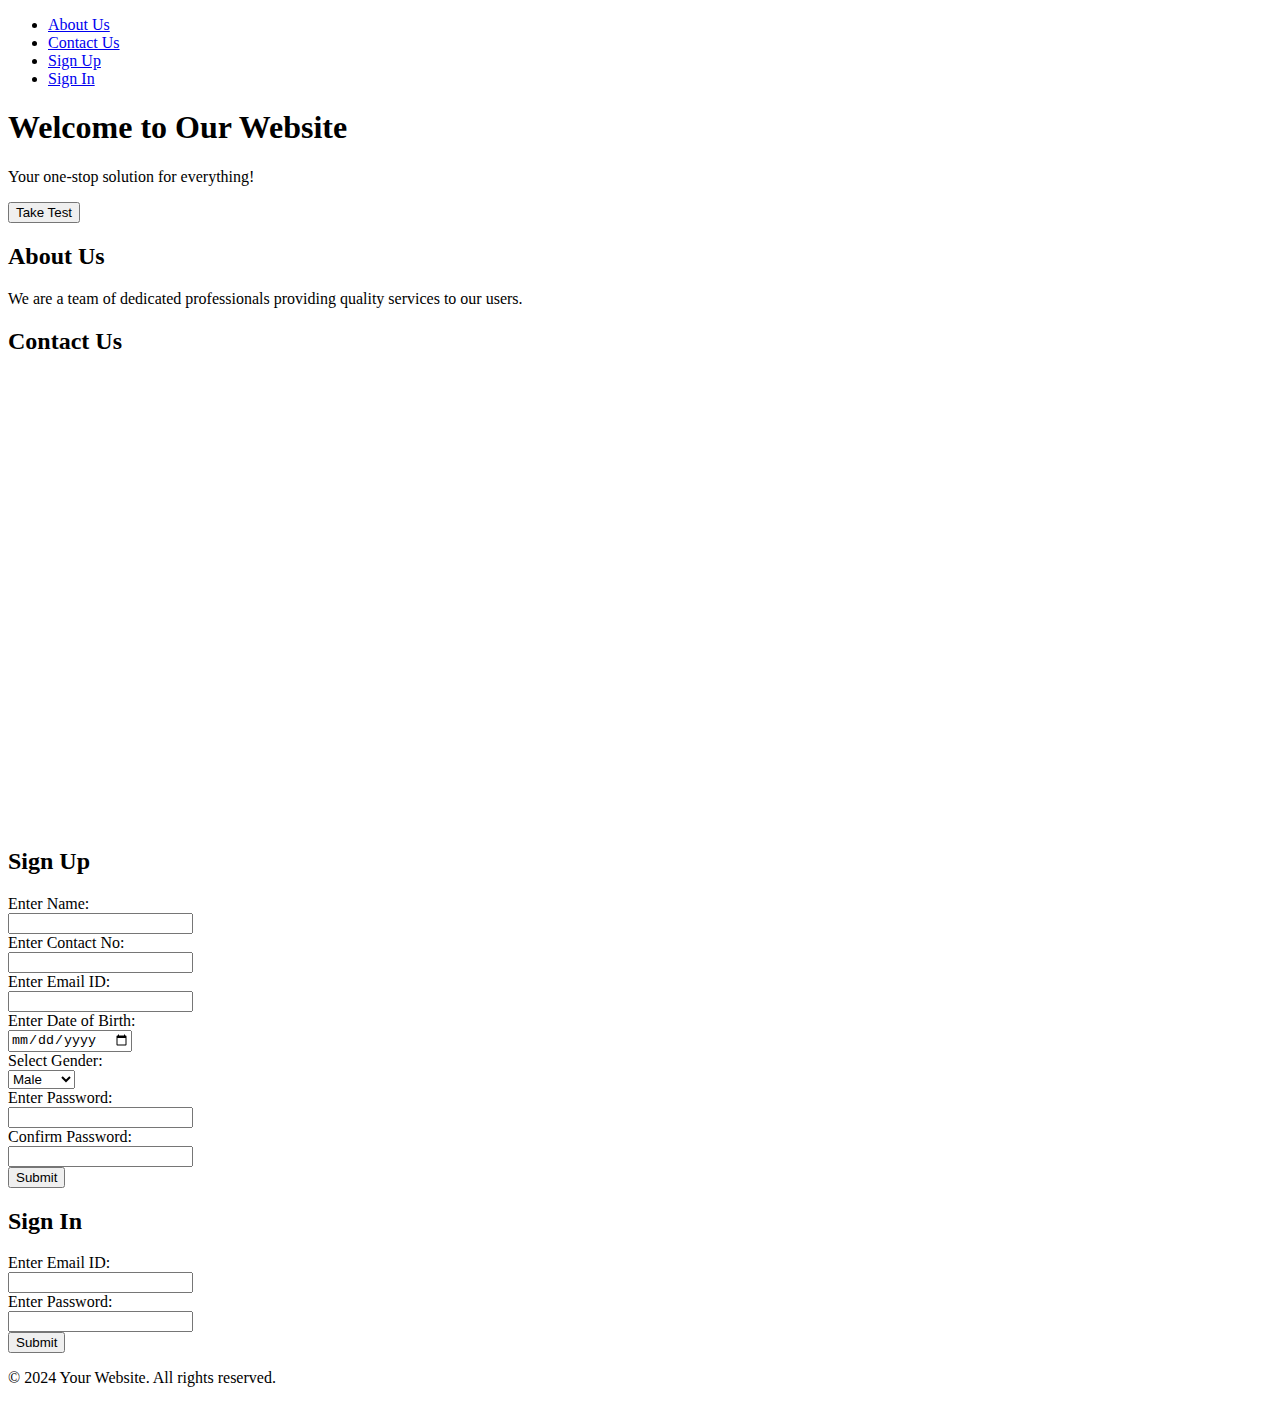
<file: index.html>
<!DOCTYPE html>
<html lang="en">
<head>
    <meta charset="UTF-8">
    <meta name="viewport" content="width=device-width, initial-scale=1.0">
    <title>Webpage with Navigation</title>
    <link rel="stylesheet" href="http://localhost/Mini%20Project%201/style.css"> <!-- Link to external CSS -->
    <script src="script.js" defer></script> <!-- Link to external JS -->
</head>
<body>
    <!-- Navigation Bar -->
    <header>
        <nav class="navbar">
            <ul>
                <li id="homeLink"><a href="#" onclick="showSection('home')">Home</a></li>
                <li><a href="#" onclick="showSection('about')">About Us</a></li>
                <li><a href="#" onclick="showSection('contact')">Contact Us</a></li>
                <li><a href="#" onclick="showSection('signup')">Sign Up</a></li>
                <li><a href="#" onclick="showSection('signin')">Sign In</a></li>
            </ul>
        </nav>
    </header>

    <!-- Sections -->
    <section id="home" class="content">
        <h1>Welcome to Our Website</h1>
        <p>Your one-stop solution for everything!</p>
        <button id="takeTest" onclick="navigateToQuestionnaire()">Take Test</button>
    </section>

    <section id="about" class="content">
        <h2>About Us</h2>
        <p>We are a team of dedicated professionals providing quality services to our users.</p>
    </section>

    <section id="contact" class="content">
        <h2>Contact Us</h2>
        <!-- Google Maps Embed -->
        <iframe src="https://www.google.com/maps/embed?pb=!1m18!1m12!1m3!1d3811.045235590466!2d81.52318207492608!3d16.53301448898657!2m3!1f0!2f0!3f0!3m2!1i1024!2i768!4f13.1!3m3!1m2!1s0x3a370b1a8d5a9cdb%3A0x6a431028e7e01da!2sShri%20Vishnu%20Engineering%20College%20For%20Women!5e0!3m2!1sen!2sin!4v1697282923763!5m2!1sen!2sin " width="600" height="450" style="border:0;" allowfullscreen="" loading="lazy"></iframe>
    </section>

    <section id="signup" class="content">
        <h2>Sign Up</h2>
        <form id="signupForm" action="signup.php" method="POST">
            <label for="name">Enter Name:</label><br>
            <input type="text" id="name" name="name" required><br>
            <label for="contact">Enter Contact No:</label><br>
            <input type="tel" id="contact" name="contact" required><br>
            <label for="email">Enter Email ID:</label><br>
            <input type="email" id="email" name="email" required><br>
            <label for="dob">Enter Date of Birth:</label><br>
            <input type="date" id="dob" name="dob" required><br>
            <label for="gender">Select Gender:</label><br>
            <select id="gender" name="gender" required>
                <option value="male">Male</option>
                <option value="female">Female</option>
                <option value="other">Other</option>
            </select><br>
            <label for="password">Enter Password:</label><br>
            <input type="password" id="password" name="password" required><br>
            <label for="confirm-password">Confirm Password:</label><br>
            <input type="password" id="confirm-password" name="confirm_password" required><br>
            <button type="submit">Submit</button>
        </form>
    </section>

    <section id="signin" class="content">
        <h2>Sign In</h2>
        <form id="signinForm" action="signin.php" method="POST">
            <label for="signin-email">Enter Email ID:</label><br>
            <input type="email" id="signin-email" name="signin_email" required><br>
            <label for="signin-password">Enter Password:</label><br>
            <input type="password" id="signin-password" name="signin_password" required><br>
            <button type="submit">Submit</button>
        </form>
    </section>

    <!-- Footer -->
    <footer>
        <p>&copy; 2024 Your Website. All rights reserved.</p>
    </footer>
</body>
</html>
</file>
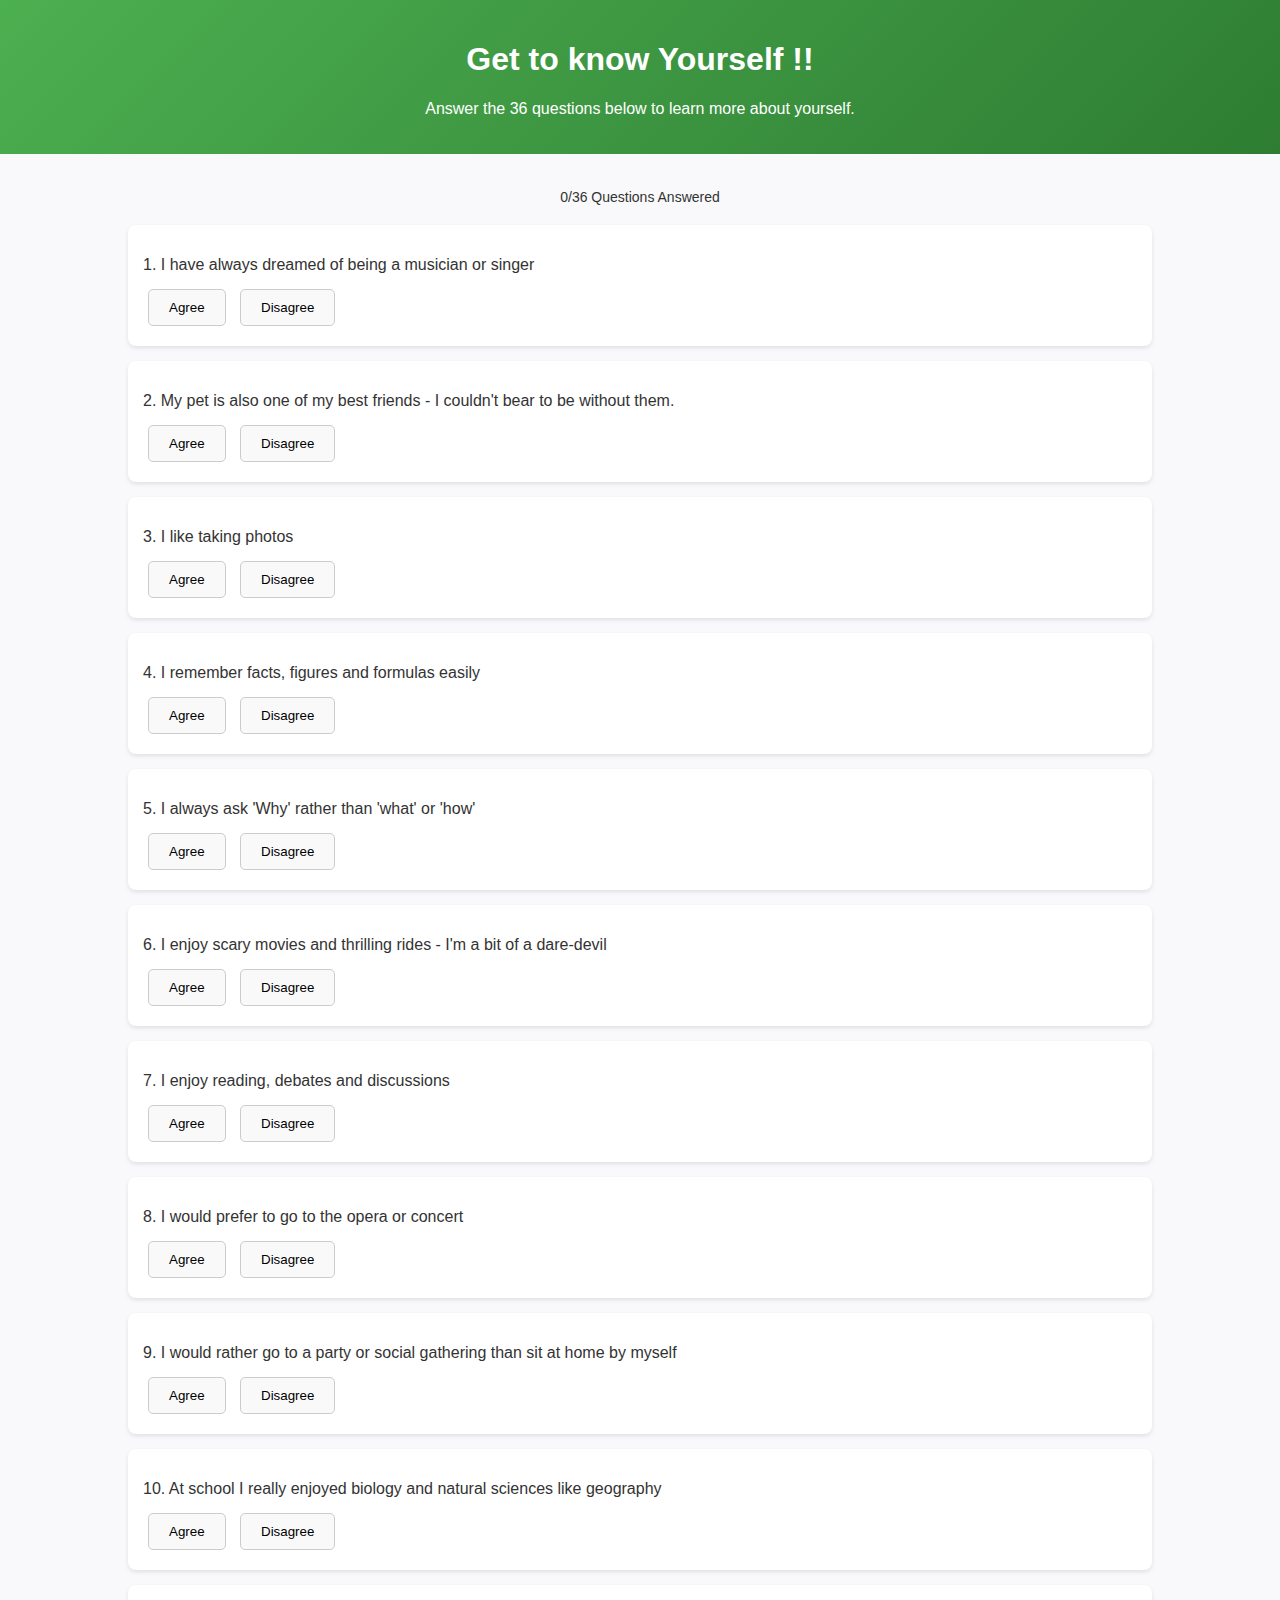
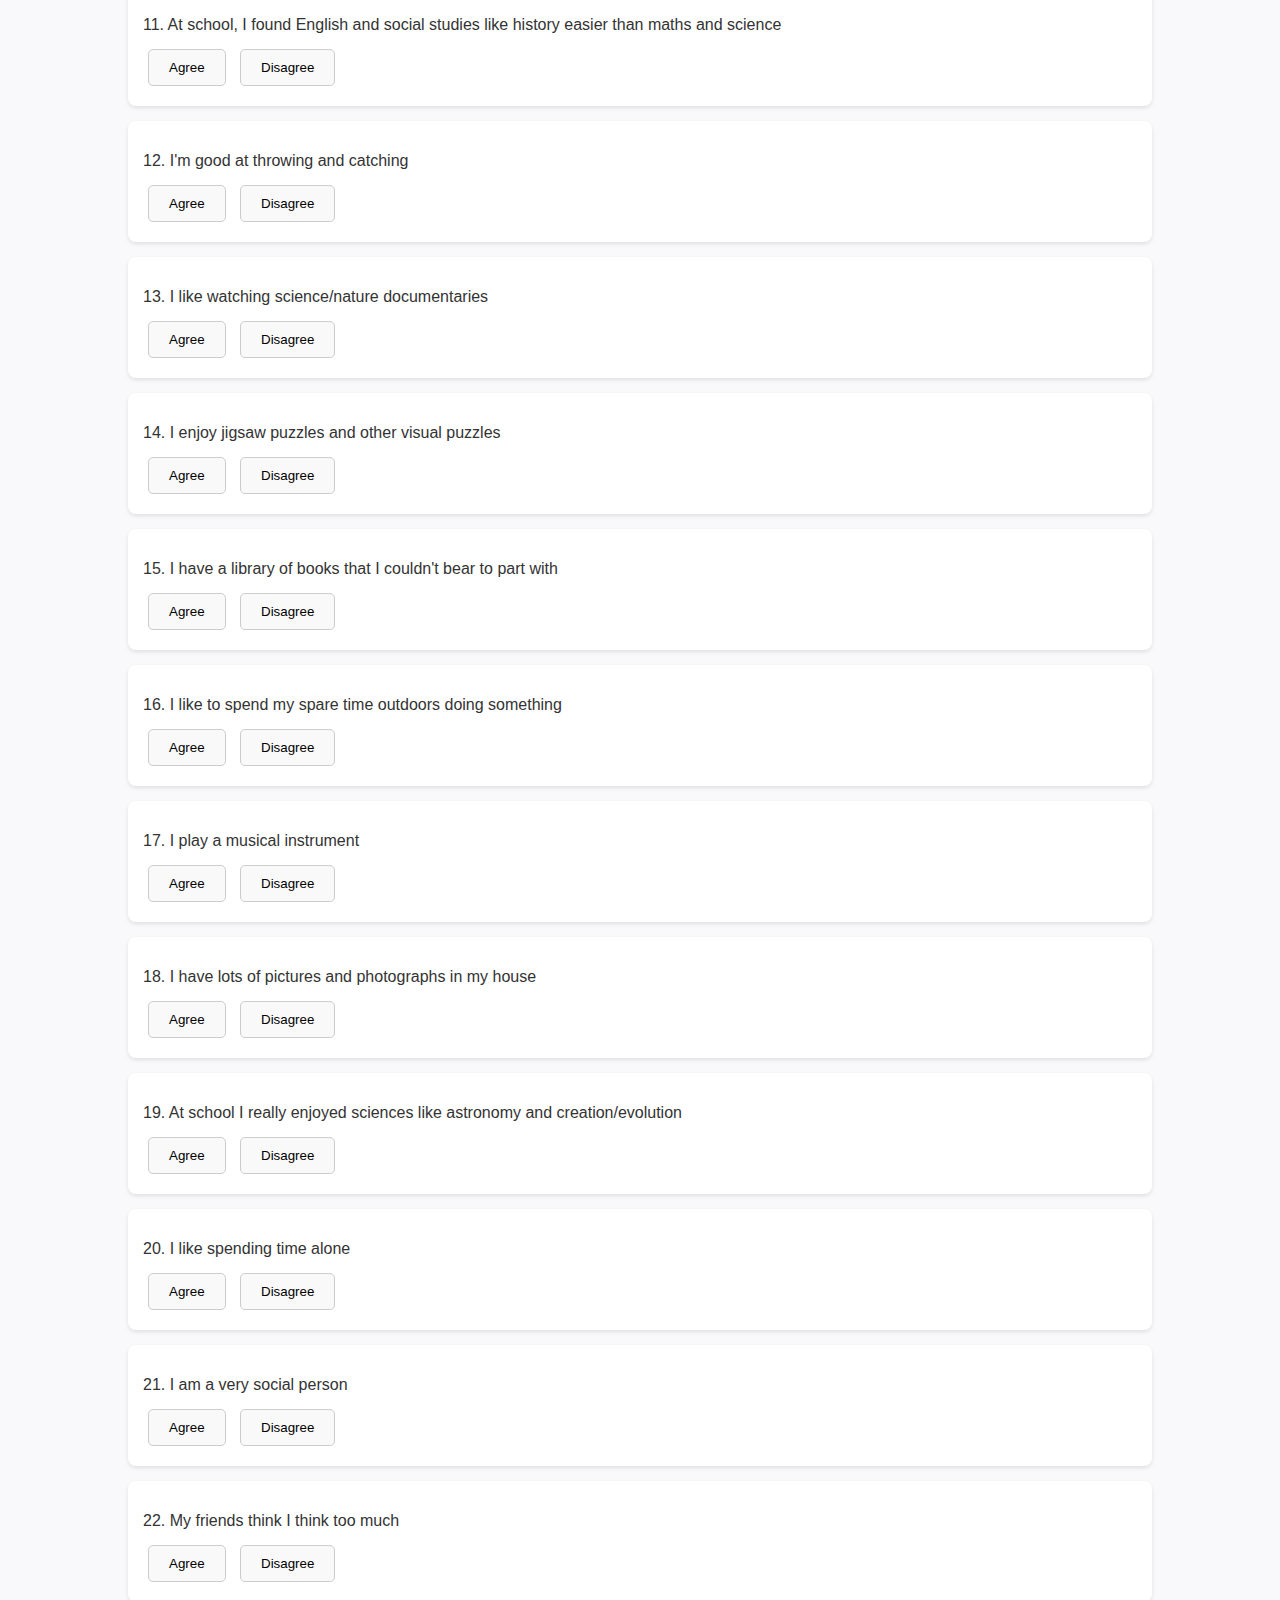
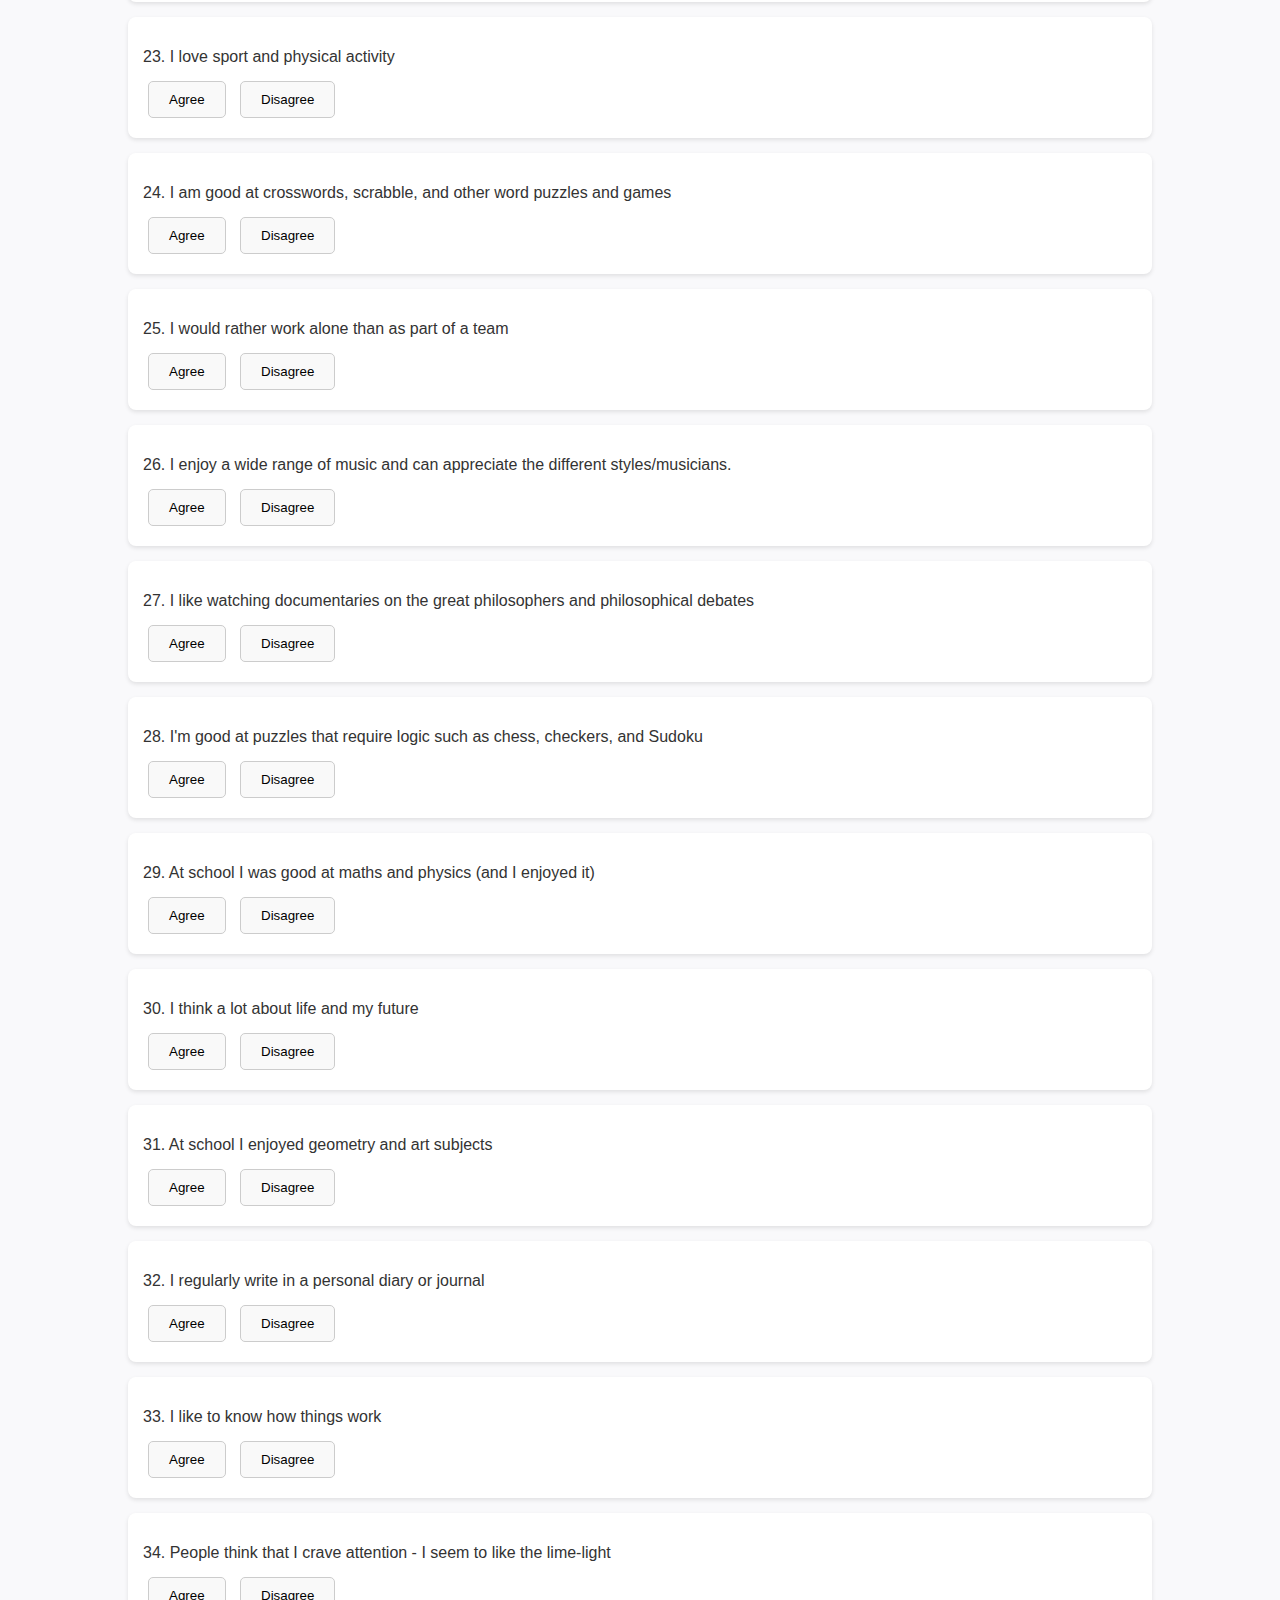
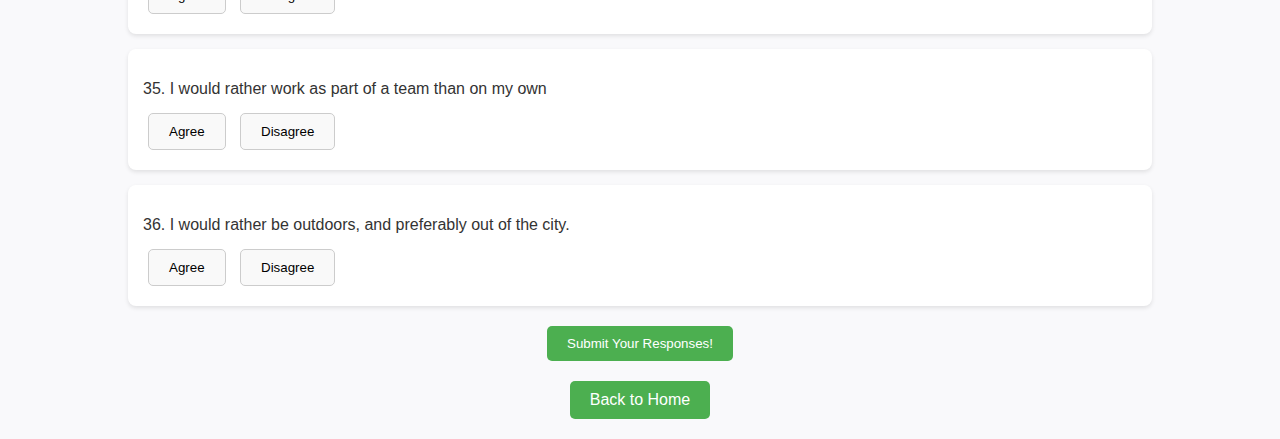
<file: questionniare.html>
<!DOCTYPE html>
<html lang="en">
<head>
    <meta charset="UTF-8">
    <meta name="viewport" content="width=device-width, initial-scale=1.0">
    <title>Interactive Questionnaire</title>
    <link rel="stylesheet" href="questionniare.css">
</head>
<body>
    <header>
        <h1>Get to know Yourself !!</h1>
        <p>Answer the 36 questions below to learn more about yourself.</p>
    </header>
    
    <div class="progress-container">
        <div class="progress-bar"></div>
        <p class="progress-text">0/36 Questions Answered</p>
    </div>
    
    <!-- Start of Form -->
    <form id="questionnaireForm" action="save_responses.php" method="POST">
        <main id="questionnaire"></main>
        
        <footer>
            <button type="submit" id="submit-btn">Submit Your Responses!</button>
        </footer>
    </form>
    <!-- End of Form -->
    
    <div class="back-button-container">
        <a href="index.html" class="back-button">Back to Home</a>
    </div>

    <script src="questionniare.js"></script>
</body>
</html>
</file>
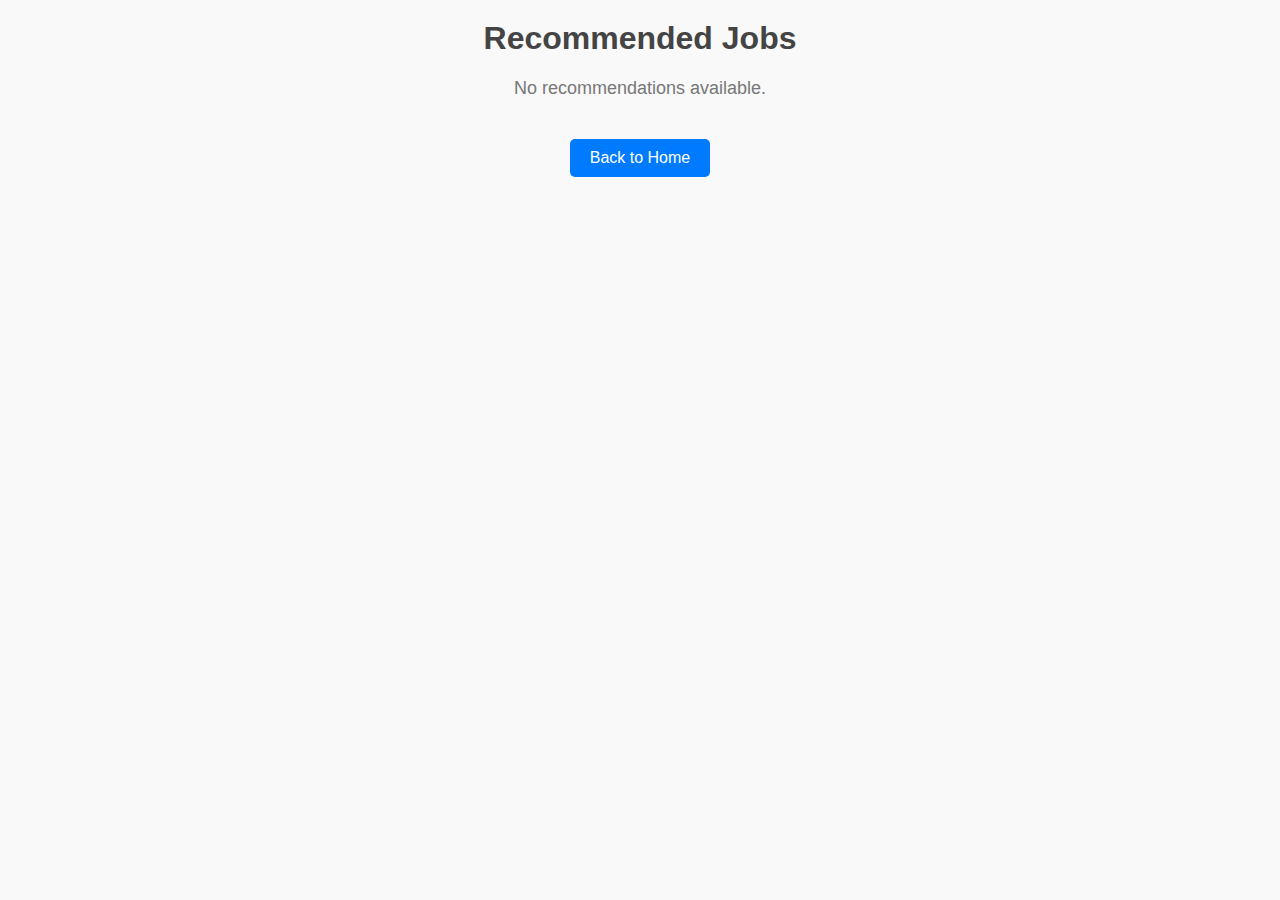
<file: results1.html>
<!DOCTYPE html>
<html lang="en">
<head>
    <meta charset="UTF-8">
    <meta name="viewport" content="width=device-width, initial-scale=1.0">
    <title>Recommended Jobs</title>
    <link rel="stylesheet" href="results1.css"> <!-- Link to external stylesheet -->
</head>
<body>
    <h1>Recommended Jobs</h1>
    <div id="job-container" class="job-container"></div>
    <a href="index.html" class="back-button">Back to Home</a>

    <script>
        // Extract job recommendations from URL
        const urlParams = new URLSearchParams(window.location.search);
        const jobs = urlParams.get('job');

        // Job dataset (name and shared image URL)
        const jobData = {
            "Actor": "https://img.freepik.com/premium-vector/beautiful-professional-actress-acting-set-vector-cartoon_61103-1468.jpg?w=360",
            "Animator": "https://www.moople.in/blog/wp-content/uploads/2024/09/animation-training-23-09-2024.jpg",
            "Architect": "https://www.shutterstock.com/image-vector/vector-illustration-experienced-architect-validates-260nw-272228576.jpg",
            "Author": "https://st2.depositphotos.com/1832477/9967/v/450/depositphotos_99678346-stock-illustration-hipster-man-in-a-jeans.jpg",
            "Composer": "https://png.pngtree.com/png-clipart/20230913/original/pngtree-composer-clipart-character-cartoon-standing-by-a-small-music-stand-filled-png-image_11078908.png",
            "Conductor": "https://www.shutterstock.com/image-vector/orchestra-conductor-wearing-tailcoat-waving-260nw-1689560653.jpg",
            "Corporate Trainer": "https://img.freepik.com/premium-photo/corporate-training-session-cartoon-people-smart-attire-engaged-whiteboard-presentation_1029473-419155.jpg",
            "Counselor": "https://www.shutterstock.com/image-vector/illustration-stickman-kid-boy-student-600nw-1293615868.jpg",
            "Dancer": "https://thumbs.dreamstime.com/b/little-girl-blue-dress-plat-dancing-ballet-classic-dance-class-future-professional-ballerina-dancer-small-happy-kid-86115076.jpg",
            "Data Scientist": "https://img.freepik.com/premium-photo/3d-flat-cartoon-data-scientist-analyzing-big-data-digital-transformation-data-scientist-wor_980716-174028.jpg",
            "Editor": "https://png.pngtree.com/png-vector/20240708/ourmid/pngtree-a-video-editor-editing-on-computer-cartoon-art-png-image_12947454.png",
            "Economist": "https://thumbs.dreamstime.com/b/cheerful-d-character-representing-economist-analyzing-financial-data-surrounded-coins-graphs-illustration-344227793.jpg",
            "Environmental Scientist": "https://thumbs.dreamstime.com/b/environmental-scientist-work-d-colorful-illustration-generative-ai-environmental-scientist-work-d-colorful-299959489.jpg",
            "Event Planner": "https://static.vecteezy.com/system/resources/previews/026/994/668/non_2x/event-management-wedding-planner-professional-organizer-manager-planning-event-conference-or-party-schedule-modern-flat-cartoon-style-illustration-on-white-background-vector.jpg",
            "Financial Analyst": "https://img.freepik.com/premium-photo/financial-analyst-cartoon-character-design_989064-22837.jpg",
            "Graphic Designer": "https://as2.ftcdn.net/jpg/05/79/61/93/1000_F_579619353_rrKr5uIKHZ8U5E5GjLyZxmzkxrlzEQrj.jpg",
            "HR Manager": "https://c8.alamy.com/comp/2BNC574/cute-cartoon-character-hr-manager-and-empty-boss-chair-employment-vacancy-and-hiring-job-vector-concept-illustration-of-manager-hr-headhunting-to-vacant-place-2BNC574.jpg",
            "Industrial Designer": "https://img.freepik.com/free-photo/industrial-designer-digital-art_23-2151585302.jpg",
            "Journalist": "https://img.freepik.com/free-vector/hand-drawn-journalist-day-background-with-journalists-work_23-2149479754.jpg",
            "Lawyer": "https://i.pinimg.com/736x/4e/17/3b/4e173bc5a9337d1dab1a332ec23f3de5.jpg",
            "Life Coach": "https://static.vecteezy.com/system/resources/previews/040/161/445/non_2x/life-coach-illustration-for-consultation-education-motivation-mentoring-perspective-and-self-coaching-in-business-flat-cartoon-background-vector.jpg",
            "Marine Biologist": "https://png.pngtree.com/png-clipart/20230914/original/pngtree-marine-biologist-vector-png-image_11243710.png",
            "Motivational Speaker": "https://thumbs.dreamstime.com/b/motivational-speech-concept-design-business-seminar-speaker-presentation-microphone-meeting-professional-talk-training-63508517.jpg",
            "Music Producer": "https://thumbs.dreamstime.com/b/music-recording-studio-21108145.jpg",
            "Music Teacher": "https://media.istockphoto.com/id/1286091223/vector/music-class-learning-young-students-listen-teacher-man-with-guitar-teaches-children-in.jpg?s=612x612&w=0&k=20&c=BuIkeQsYhTgkvyLF2K2B6dL3objQg7uY0olwDsfzHAs=",
            "Philosopher": "https://img.freepik.com/premium-vector/free-vector-professor-multi-layered-illustration-icon_990473-141.jpg",
            "Physiotherapist": "https://media.istockphoto.com/id/1402522606/vector/young-woman-in-medical-rehabilitation-physical-therapy-girl-in-recovery-do-exercises-with.jpg?s=612x612&w=0&k=20&c=KDSLlouWfq7skxvX7WioXdi6O9gNE8_uQImi5nRHHaA=",
            "Professional Athlete": "https://img.freepik.com/premium-vector/professional-athlete-cartoon-vector-illustration-sports-enthusiasts_1151483-62237.jpg",
            "Professor": "https://img.freepik.com/premium-vector/professional-cartoon-professor-teaching-classroom-setting_1339083-5858.jpg",
            "Psychologist": "https://media.istockphoto.com/id/1221253470/vector/psychologist-in-a-therapy-session-with-brain-character-cartoon-illustration.jpg?s=612x612&w=0&k=20&c=9RAGvwWRG775HN0zqFqP75hGPMntrwkU3xOismZDB5Q=",
            "Public Speaker": "https://thumbs.dreamstime.com/z/woman-speaker-podium-addressing-audience-conference-hall-professional-presentation-business-woman-speaker-podium-addressing-329022193.jpg",
            "Researcher": "https://png.pngtree.com/png-clipart/20220424/original/pngtree-science-researching-lab-professional-scientists-chemical-researchers-cartoon-working-with-equipment-png-image_7553012.png",
            "Social Worker": "https://img.freepik.com/premium-vector/social-worker-profession_180868-66.jpg",
            "Software Engineer": "https://img.freepik.com/premium-vector/software-developer-vector-illustration-communication-technology-cyber-security_1249867-5477.jpg",
            "Sound Engineer": "https://c8.alamy.com/comp/P7GWHR/sound-engineer-man-vector-audio-recording-process-recording-news-film-cinematography-isolated-cartoon-illustration-P7GWHR.jpg",
            "Sociologist": "https://nortonbooks.typepad.com/.a/6a00d83534ac5b69e2010536ec1c7d970c-pi",
            "Surgeon": "https://img.freepik.com/free-vector/hand-drawn-surgeon-cartoon-illustration_52683-148520.jpg?semt=ais_hybrid",
            "Teacher": "https://img.freepik.com/premium-photo/3d-render-cartoon-teacher-standing-near-blackboard-with-white-background_994418-25183.jpg",
            "Theologian": "https://www.shutterstock.com/image-vector/digital-illustration-catholic-priest-holding-600nw-2316110419.jpg",
            "UX/UI Designer": "https://animationcoursesahmedabad.com/images/course/image/1665641094.jpg",
            "Wildlife Biologist": "https://jobyamedia.blob.core.windows.net/images/role_articles/small/a2g5m8cx_networking_for_biologists_510x295.jpg",
            "Writer": "https://encrypted-tbn0.gstatic.com/images?q=tbn:ANd9GcSH9je90IdR0PP84RfOkg7vbV4-ulpix5x36g&s",
            "Urban Planner": "https://i.ytimg.com/vi/Sq5VGiWXGTY/maxresdefault.jpg",
            "Conservationist": "https://encrypted-tbn0.gstatic.com/images?q=tbn:ANd9GcSQ6koAEiXCYeXNUHfZcTMZTRsXn0fl_uj5SQ&s"
        };

        const jobContainer = document.getElementById('job-container');

        if (jobs) {
            // Parse jobs list
            const parsedJobs = JSON.parse(jobs.replace(/'/g, '"')); // Replace single quotes with double quotes

            parsedJobs.forEach(job => {
                // Create a card for each job
                const jobCard = document.createElement('div');
                jobCard.classList.add('job-card');

                // Add image and title
                jobCard.innerHTML = `
                    <img src="${jobData[job]}" alt="${job}" class="job-image">
                    <h2 class="job-title">${job}</h2>
                `;
                jobContainer.appendChild(jobCard);
            });
        } else {
            const noJobsMessage = document.createElement('div');
            noJobsMessage.classList.add('no-jobs');
            noJobsMessage.textContent = "No recommendations available.";
            jobContainer.appendChild(noJobsMessage);
        }
    </script>
</body>
</html>
</file>
<file: questionniare.css>
body {
    font-family: Arial, sans-serif;
    margin: 0;
    padding: 0;
    box-sizing: border-box;
    background-color: #f9f9fb;
    color: #333;
}

/* Header */
header {
    text-align: center;
    padding: 20px;
    background: linear-gradient(135deg, #4caf50, #2e7d32);
    color: white;
}

/* Progress Tracker */
.progress-container {
    width: 80%;
    margin: 20px auto;
    position: relative;
}
.progress-bar {
    height: 10px;
    width: 0;
    background-color: #4caf50;
    transition: width 0.3s ease;
}
.progress-text {
    text-align: center;
    font-size: 14px;
    margin-top: 5px;
}

/* Questions Section */
#questionnaire {
    width: 80%;
    margin: 0 auto;
}
.question-container {
    background: white;
    margin: 15px 0;
    padding: 15px;
    border-radius: 8px;
    box-shadow: 0 2px 4px rgba(0, 0, 0, 0.1);
}
.question-container p {
    font-size: 16px;
    margin-bottom: 10px;
}
.options .option {
    display: inline-block;
    padding: 10px 20px;
    margin: 5px;
    border: 1px solid #ccc;
    border-radius: 5px;
    cursor: pointer;
    background-color: #f9f9f9;
    transition: background-color 0.2s ease, color 0.2s ease;
}
.options .option.selected {
    background-color: #4caf50;
    color: white;
    font-weight: bold;
}

/* Back Button Styling */
.back-button-container {
    margin: 20px;
    text-align: center;
}

.back-button {
    display: inline-block;
    padding: 10px 20px;
    background-color: #4CAF50;
    color: white;
    text-decoration: none;
    border-radius: 5px;
    font-size: 16px;
    transition: background-color 0.3s;
}

.back-button:hover {
    background-color: #45a049;
}

.questionnaire-container {
    text-align: center;
    margin-top: 40px;
}

.question {
    margin-bottom: 15px;
}


/* Footer */
footer {
    text-align: center;
    margin: 20px 0;
}
#submit-btn {
    padding: 10px 20px;
    background-color: #4caf50;
    color: white;
    border: none;
    border-radius: 5px;
    cursor: pointer;
}
#submit-btn:hover {
    background-color: #2e7d32;
}
</file>
<file: results1.css>
body {
    font-family: Arial, sans-serif;
    margin: 0;
    padding: 0;
    background-color: #f9f9f9;
    text-align: center;
    color: #333;
}

h1 {
    margin-top: 20px;
    color: #444;
}

.job-container {
    display: flex;
    flex-wrap: wrap;
    justify-content: center;
    gap: 20px;
    margin: 20px auto;
    max-width: 1200px;
}

.job-card {
    background-color: #fff;
    border: 1px solid #ddd;
    border-radius: 8px;
    box-shadow: 0 4px 6px rgba(0, 0, 0, 0.1);
    width: 200px;
    text-align: center;
    overflow: hidden;
    transition: transform 0.2s;
}

.job-card:hover {
    transform: scale(1.05);
}

.job-image {
    width: 100%;
    height: 150px;
    object-fit: cover;
}

.job-title {
    font-size: 18px;
    font-weight: bold;
    margin: 10px 0;
    color: #333;
}

.back-button {
    display: inline-block;
    margin: 20px 0;
    padding: 10px 20px;
    background-color: #007BFF;
    color: #fff;
    text-decoration: none;
    border-radius: 5px;
}

.back-button:hover {
    background-color: #0056b3;
}

.no-jobs {
    font-size: 18px;
    color: #777;
}
</file>
